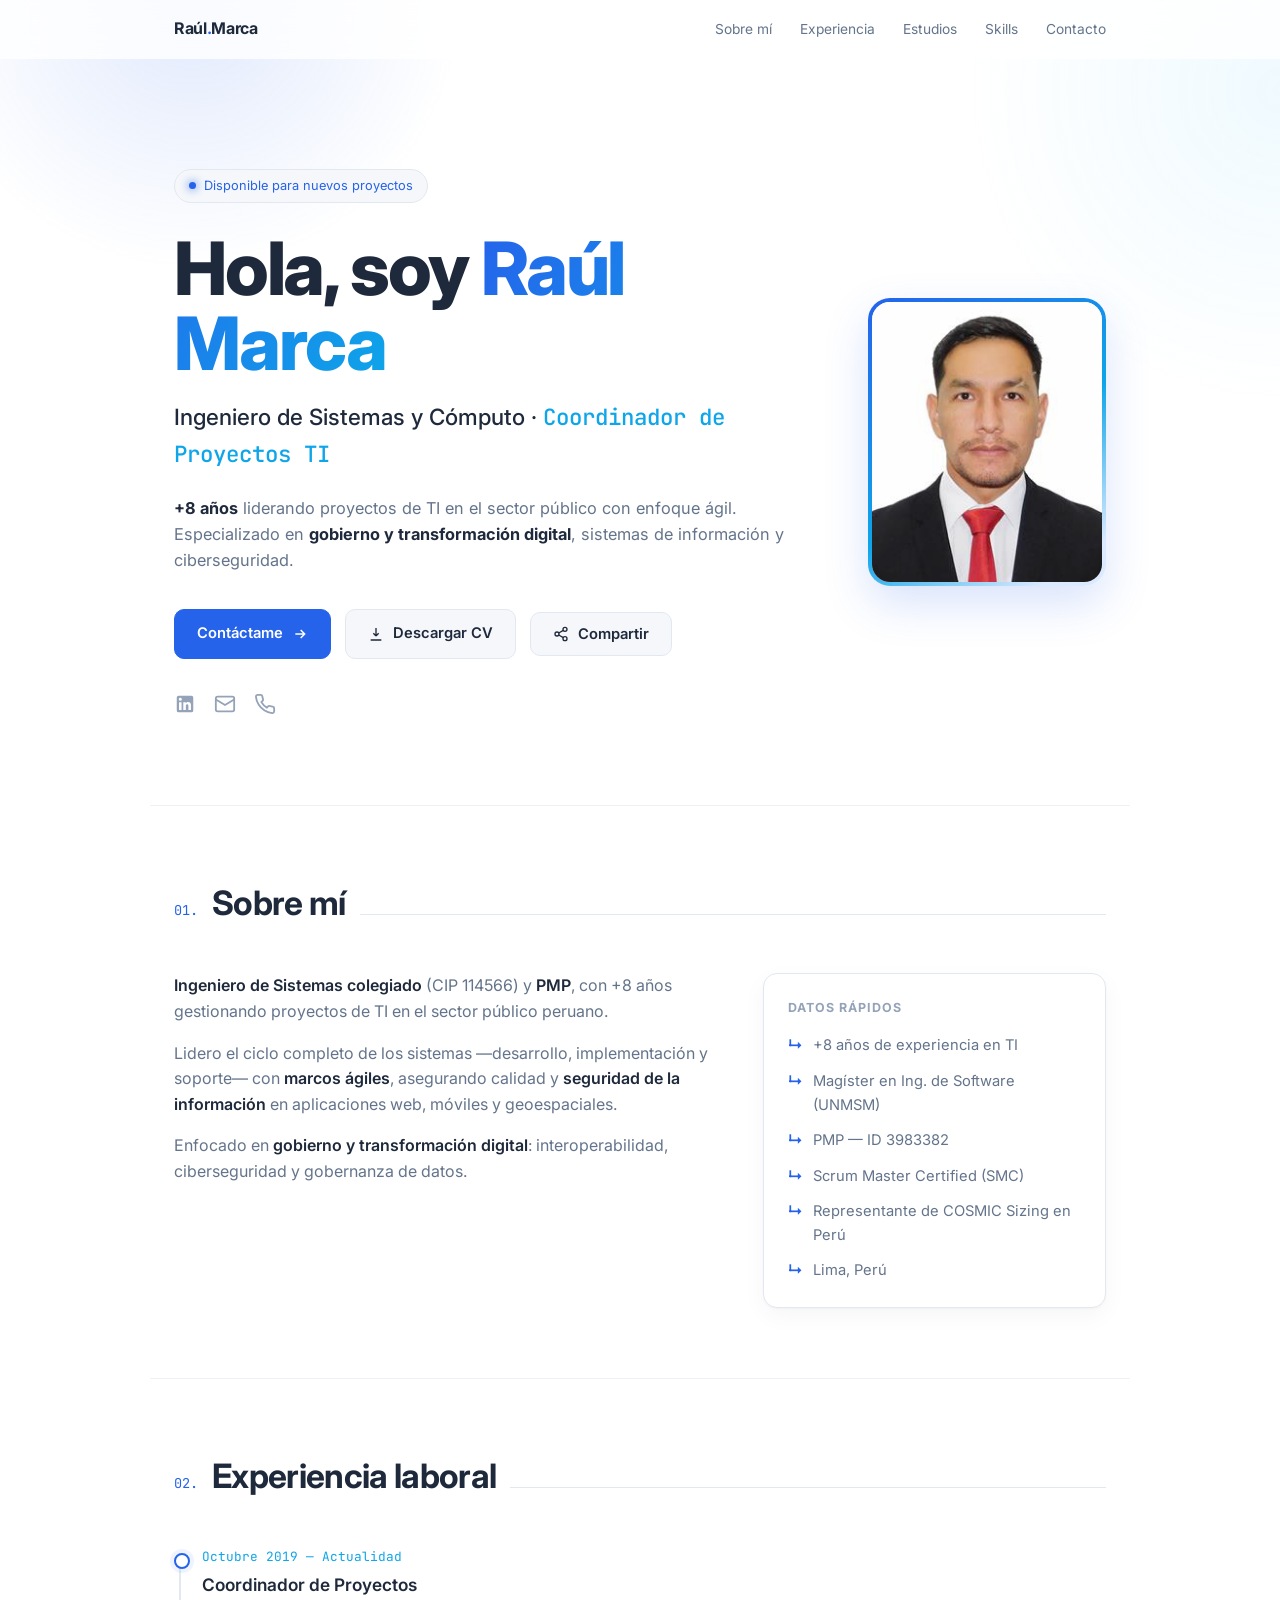
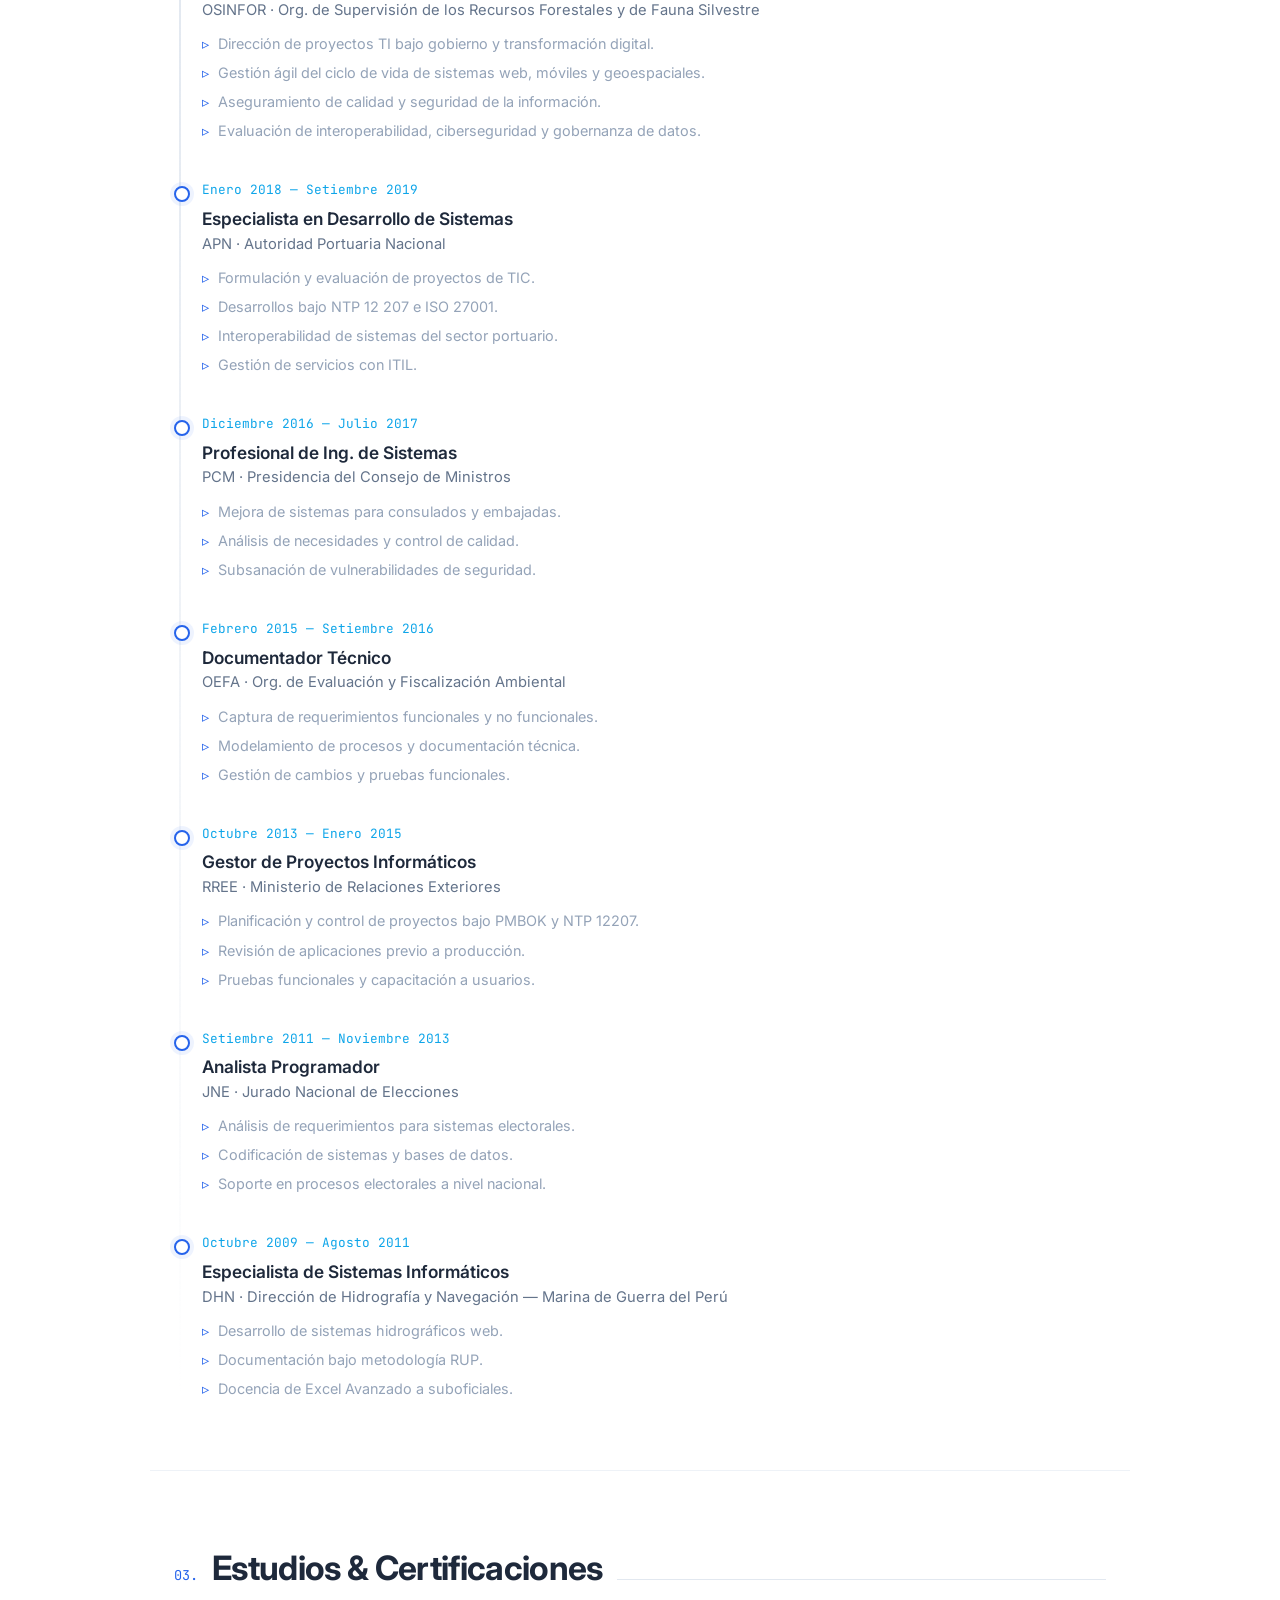
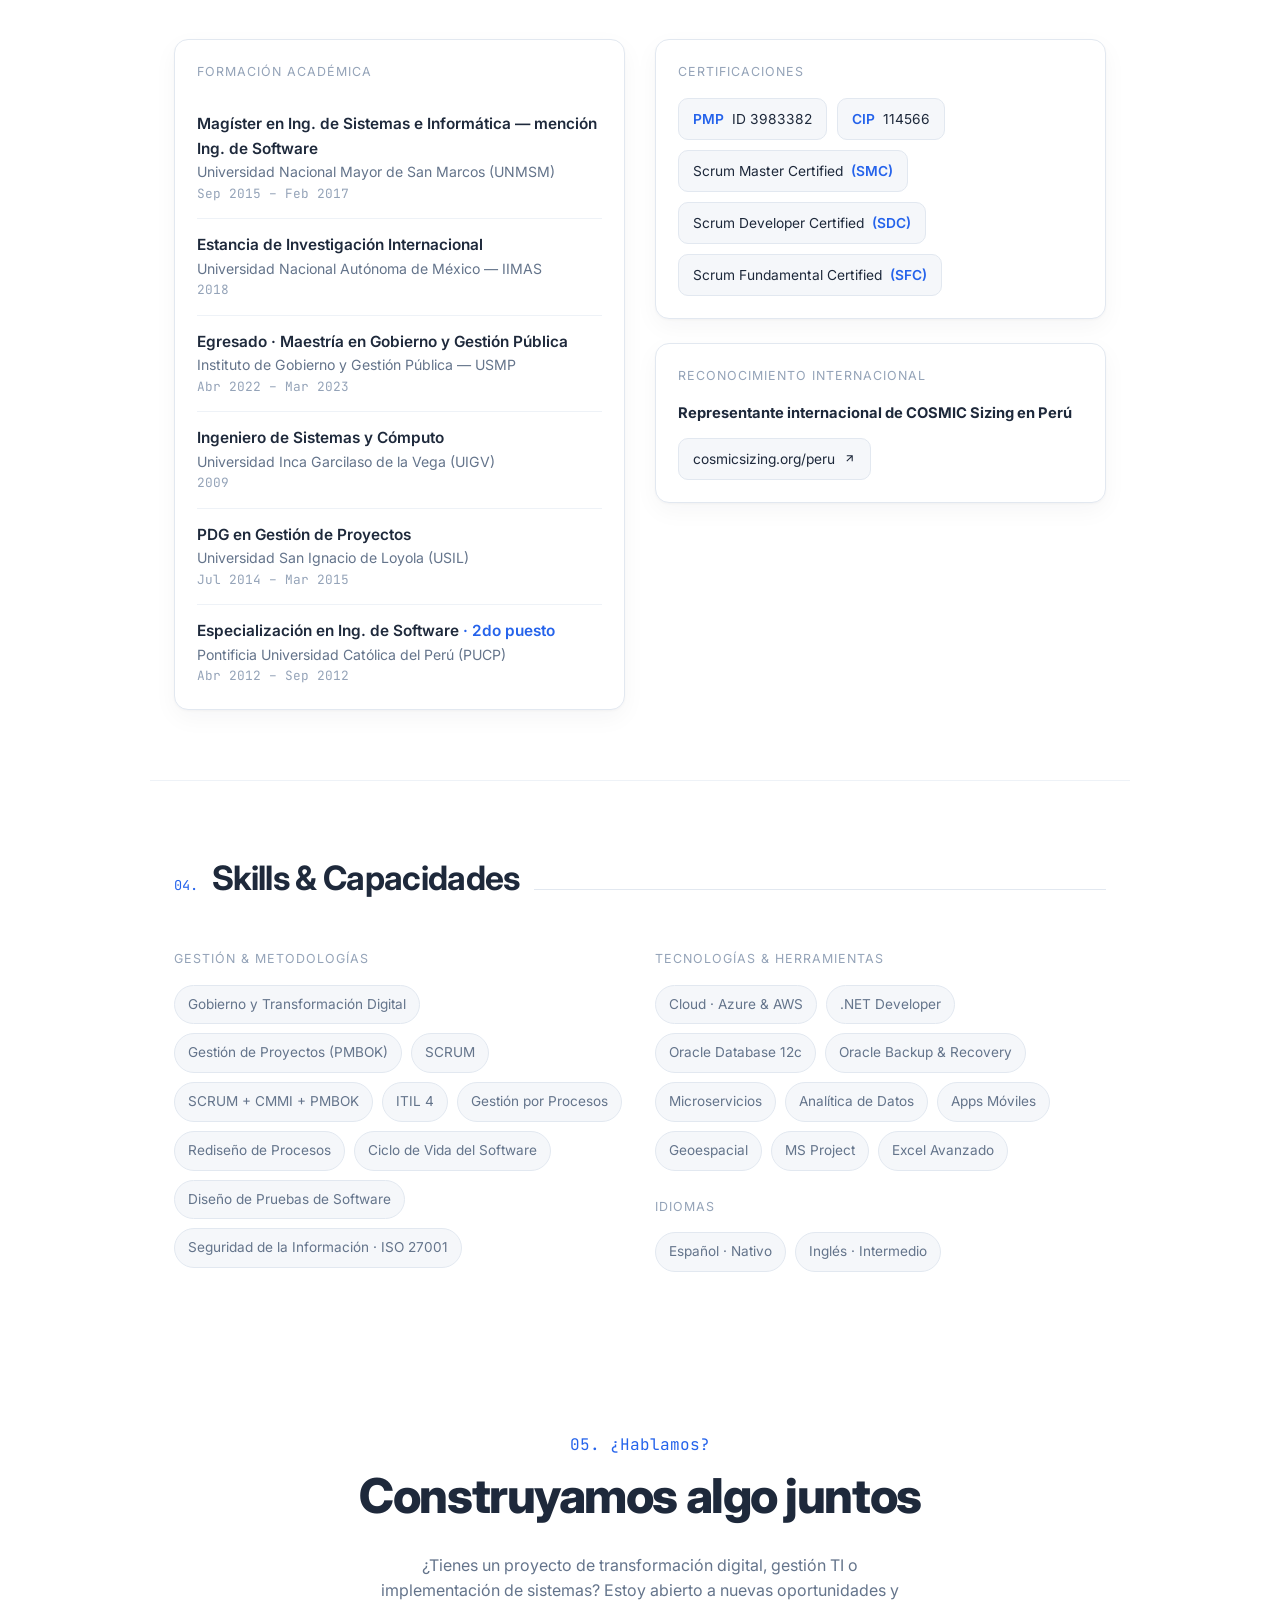
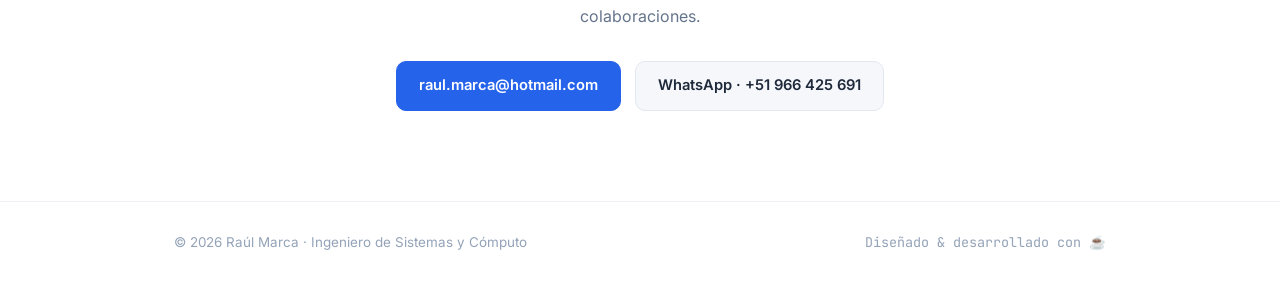
<file: cvraul/index.html>
<!DOCTYPE html>
<html lang="es">
<head>
<meta charset="UTF-8" />
<meta name="viewport" content="width=device-width, initial-scale=1.0" />
<title>Raúl Marca — Ingeniero de Sistemas | Coordinador de Proyectos TI</title>
<meta name="description" content="Raúl Marca — Ingeniero de Sistemas y Cómputo (CIP 114566), PMP. +8 años en gestión de proyectos TI, gobierno y transformación digital." />
<meta name="author" content="Raúl Marca" />

<!-- Open Graph -->
<meta property="og:type" content="website" />
<meta property="og:title" content="Raúl Marca — Ingeniero de Sistemas | Coordinador de Proyectos TI" />
<meta property="og:description" content="+8 años en gestión de proyectos TI con enfoque ágil, gobierno y transformación digital." />

<link rel="preconnect" href="https://fonts.googleapis.com" />
<link rel="preconnect" href="https://fonts.gstatic.com" crossorigin />
<link href="https://fonts.googleapis.com/css2?family=Inter:wght@300;400;500;600;700;800&family=JetBrains+Mono:wght@400;500&display=swap" rel="stylesheet" />

<style>
  :root {
    --bg: #ffffff;
    --bg-soft: #f5f7fa;
    --bg-card: #ffffff;
    --border: #e2e8f0;
    --border-soft: #eef2f7;
    --text: #1e293b;
    --text-dim: #64748b;
    --text-faint: #94a3b8;
    --accent: #2563eb;          /* azul corporativo */
    --accent-2: #0ea5e9;        /* cian */
    --accent-glow: rgba(37, 99, 235, 0.14);
    --shadow: 0 1px 3px rgba(15, 23, 42, 0.04), 0 8px 24px rgba(15, 23, 42, 0.04);
    --radius: 14px;
    --max: 980px;
  }

  * { margin: 0; padding: 0; box-sizing: border-box; }

  html { scroll-behavior: smooth; scroll-padding-top: 90px; }

  body {
    background: var(--bg);
    color: var(--text);
    font-family: 'Inter', system-ui, -apple-system, sans-serif;
    line-height: 1.6;
    -webkit-font-smoothing: antialiased;
    overflow-x: hidden;
  }

  /* Fondo decorativo */
  body::before {
    content: "";
    position: fixed;
    inset: 0;
    background:
      radial-gradient(600px circle at 15% 0%, var(--accent-glow), transparent 45%),
      radial-gradient(700px circle at 100% 10%, rgba(56,189,248,0.08), transparent 45%);
    pointer-events: none;
    z-index: 0;
  }

  .mono { font-family: 'JetBrains Mono', monospace; }

  a { color: inherit; text-decoration: none; }

  .wrap { max-width: var(--max); margin: 0 auto; padding: 0 24px; position: relative; z-index: 1; }

  /* ---------- NAV ---------- */
  header.nav {
    position: sticky;
    top: 0;
    z-index: 50;
    backdrop-filter: blur(12px);
    background: rgba(255,255,255,0.8);
    border-bottom: 1px solid transparent;
    transition: border-color .3s ease, background .3s ease;
  }
  header.nav.scrolled { border-bottom-color: var(--border-soft); }
  .nav-inner {
    max-width: var(--max);
    margin: 0 auto;
    padding: 16px 24px;
    display: flex;
    align-items: center;
    justify-content: space-between;
  }
  .brand { font-weight: 700; letter-spacing: -0.02em; font-size: 1rem; }
  .brand span { color: var(--accent); }
  .nav-links { display: flex; gap: 28px; }
  .nav-links a {
    font-size: 0.86rem;
    color: var(--text-dim);
    transition: color .2s ease;
    position: relative;
  }
  .nav-links a:hover, .nav-links a.active { color: var(--text); }
  .nav-links a.active::after {
    content: "";
    position: absolute;
    left: 0; bottom: -6px;
    width: 100%; height: 2px;
    background: var(--accent);
    border-radius: 2px;
  }
  .nav-toggle { display: none; background: none; border: 0; color: var(--text); cursor: pointer; font-size: 1.4rem; }

  /* ---------- HERO ---------- */
  .hero { padding-top: 110px; padding-bottom: 90px; }
  .hero .tag {
    display: inline-flex; align-items: center; gap: 8px;
    font-size: 0.8rem; color: var(--accent);
    border: 1px solid var(--border);
    background: var(--bg-soft);
    padding: 6px 14px; border-radius: 999px;
    margin-bottom: 28px;
  }
  .hero .tag .dot {
    width: 7px; height: 7px; border-radius: 50%; background: var(--accent);
    box-shadow: 0 0 10px var(--accent);
    animation: pulse 2s infinite;
  }
  @keyframes pulse { 0%,100%{opacity:1} 50%{opacity:.4} }

  .hero h1 {
    font-size: clamp(2.6rem, 7vw, 4.6rem);
    font-weight: 800;
    letter-spacing: -0.03em;
    line-height: 1.02;
    margin-bottom: 18px;
  }
  .hero h1 .accent {
    background: linear-gradient(120deg, var(--accent), var(--accent-2));
    -webkit-background-clip: text; background-clip: text; color: transparent;
  }
  .hero .role {
    font-size: clamp(1.05rem, 2.4vw, 1.4rem);
    color: var(--text);
    font-weight: 500;
    margin-bottom: 22px;
  }
  .hero .role .mono { color: var(--accent-2); }
  .hero p.intro {
    color: var(--text-dim);
    max-width: 640px;
    font-size: 1.02rem;
    margin-bottom: 36px;
  }
  .cta-row { display: flex; flex-wrap: wrap; gap: 14px; align-items: center; }
  .btn {
    display: inline-flex; align-items: center; gap: 9px;
    padding: 12px 22px; border-radius: 10px;
    font-size: 0.92rem; font-weight: 600;
    font-family: inherit; cursor: pointer;
    transition: transform .15s ease, background .2s ease, border-color .2s ease, color .2s ease;
    border: 1px solid var(--border);
  }
  .btn:hover { transform: translateY(-2px); }
  .btn-primary { background: var(--accent); color: #ffffff; border-color: var(--accent); }
  .btn-primary:hover { box-shadow: 0 8px 30px var(--accent-glow); }
  .btn-ghost { background: var(--bg-soft); color: var(--text); }
  .btn-ghost:hover { border-color: var(--text-faint); }

  .socials { display: flex; gap: 18px; margin-top: 34px; }
  .socials a {
    color: var(--text-faint);
    transition: color .2s ease, transform .2s ease;
    display: inline-flex;
  }
  .socials a:hover { color: var(--accent); transform: translateY(-2px); }

  /* Hero con foto */
  .hero-grid { display: flex; align-items: center; gap: 52px; }
  .hero-text { flex: 1; min-width: 0; }
  .hero-photo {
    flex-shrink: 0;
    padding: 4px;
    border-radius: 22px;
    background: linear-gradient(145deg, var(--accent), var(--accent-2) 55%, #dbeafe 90%);
    box-shadow: 0 18px 45px rgba(37,99,235,0.18);
  }
  .hero-photo img {
    display: block;
    width: 230px; height: 280px;
    object-fit: cover; object-position: center top;
    border-radius: 18px;
    background: var(--bg-soft);
  }

  /* ---------- SECTIONS ---------- */
  section.block { padding-top: 70px; padding-bottom: 70px; border-top: 1px solid var(--border-soft); }
  .sec-head { display: flex; align-items: baseline; gap: 14px; margin-bottom: 44px; }
  .sec-head .num { font-size: 0.85rem; color: var(--accent); }
  .sec-head h2 {
    font-size: clamp(1.5rem, 4vw, 2.1rem);
    font-weight: 700; letter-spacing: -0.02em;
  }
  .sec-head .line { flex: 1; height: 1px; background: var(--border); }

  /* Sobre mí */
  .about-grid { display: grid; grid-template-columns: 1.6fr 1fr; gap: 40px; }
  .about-grid p { color: var(--text-dim); margin-bottom: 16px; }
  .about-grid p strong { color: var(--text); font-weight: 600; }
  .quick-facts {
    background: var(--bg-card);
    border: 1px solid var(--border);
    border-radius: var(--radius);
    padding: 24px;
    align-self: start;
    box-shadow: var(--shadow);
  }
  .quick-facts h3 { font-size: 0.78rem; text-transform: uppercase; letter-spacing: 0.08em; color: var(--text-faint); margin-bottom: 16px; }
  .quick-facts ul { list-style: none; display: grid; gap: 12px; }
  .quick-facts li { display: flex; gap: 10px; font-size: 0.92rem; color: var(--text-dim); }
  .quick-facts li b { color: var(--accent); flex-shrink: 0; }

  /* Timeline */
  .timeline { position: relative; padding-left: 28px; }
  .timeline::before {
    content: ""; position: absolute; left: 5px; top: 6px; bottom: 6px;
    width: 2px; background: linear-gradient(var(--border), transparent);
  }
  .tl-item { position: relative; padding-bottom: 38px; }
  .tl-item:last-child { padding-bottom: 0; }
  .tl-item::before {
    content: ""; position: absolute; left: -28px; top: 6px;
    width: 12px; height: 12px; border-radius: 50%;
    background: var(--bg); border: 2px solid var(--accent);
    box-shadow: 0 0 0 4px rgba(37,99,235,0.08);
  }
  .tl-date { font-size: 0.8rem; color: var(--accent-2); margin-bottom: 4px; }
  .tl-role { font-size: 1.08rem; font-weight: 600; }
  .tl-org { color: var(--text-dim); font-size: 0.92rem; margin-bottom: 10px; }
  .tl-item ul { list-style: none; display: grid; gap: 6px; }
  .tl-item ul li { color: var(--text-faint); font-size: 0.9rem; padding-left: 16px; position: relative; }
  .tl-item ul li::before { content: "▹"; position: absolute; left: 0; color: var(--accent); }

  /* Estudios + Certificaciones */
  .two-col { display: grid; grid-template-columns: 1fr 1fr; gap: 30px; }
  .card {
    background: var(--bg-card);
    border: 1px solid var(--border);
    border-radius: var(--radius);
    padding: 22px;
    box-shadow: var(--shadow);
    transition: border-color .25s ease, transform .25s ease, box-shadow .25s ease;
  }
  .card:hover { border-color: #cbd5e1; transform: translateY(-3px); box-shadow: 0 12px 32px rgba(15,23,42,0.08); }
  .edu-item { padding: 14px 0; border-bottom: 1px solid var(--border-soft); }
  .edu-item:last-child { border-bottom: 0; padding-bottom: 0; }
  .edu-item:first-child { padding-top: 0; }
  .edu-title { font-weight: 600; font-size: 0.96rem; }
  .edu-school { color: var(--text-dim); font-size: 0.88rem; }
  .edu-date { color: var(--text-faint); font-size: 0.8rem; }
  .col-title { font-size: 0.78rem; text-transform: uppercase; letter-spacing: 0.08em; color: var(--text-faint); margin-bottom: 16px; }

  .badges { display: flex; flex-wrap: wrap; gap: 10px; }
  .badge {
    display: inline-flex; align-items: center; gap: 8px;
    background: var(--bg-soft);
    border: 1px solid var(--border);
    color: var(--text);
    padding: 9px 14px; border-radius: 10px;
    font-size: 0.86rem;
  }
  .badge b { color: var(--accent); font-weight: 600; }

  /* Skills */
  .skills-grid { display: grid; grid-template-columns: 1fr 1fr; gap: 30px; }
  .tags { display: flex; flex-wrap: wrap; gap: 9px; }
  .tag-pill {
    font-size: 0.85rem; color: var(--text-dim);
    background: var(--bg-soft); border: 1px solid var(--border);
    padding: 8px 13px; border-radius: 999px;
    transition: color .2s ease, border-color .2s ease;
  }
  .tag-pill:hover { color: var(--accent); border-color: var(--accent); }

  /* Contacto */
  .contact { text-align: center; padding-top: 90px; padding-bottom: 90px; }
  .contact h2 { font-size: clamp(2rem, 6vw, 3rem); font-weight: 800; letter-spacing: -0.03em; margin-bottom: 18px; }
  .contact p { color: var(--text-dim); max-width: 520px; margin: 0 auto 32px; }
  .contact .accent { color: var(--accent); }

  footer { border-top: 1px solid var(--border-soft); padding: 30px 0; }
  .foot-inner { display: flex; justify-content: space-between; align-items: center; flex-wrap: wrap; gap: 12px; }
  footer p { color: var(--text-faint); font-size: 0.84rem; }

  /* Reveal animation */
  .reveal { opacity: 0; transform: translateY(24px); transition: opacity .7s ease, transform .7s ease; }
  .reveal.show { opacity: 1; transform: none; }

  /* ---------- RESPONSIVE ---------- */
  @media (max-width: 820px) {
    .about-grid, .two-col, .skills-grid { grid-template-columns: 1fr; }
    .about-grid { gap: 28px; }
    .hero-grid { flex-direction: column-reverse; align-items: flex-start; gap: 30px; }
    .hero-photo img { width: 160px; height: 196px; }
  }

  /* Tablet / móvil grande */
  @media (max-width: 640px) {
    .nav-links { display: none; }
    .nav-toggle { display: block; }
    .nav-links.open {
      display: flex; flex-direction: column; gap: 4px;
      position: absolute; top: 100%; left: 0; right: 0;
      background: var(--bg-soft); border-bottom: 1px solid var(--border);
      padding: 12px 24px 18px;
    }
    .nav-links.open a { padding: 10px 0; }
    .nav-links.open a.active::after { display: none; }

    .hero { padding-top: 54px; padding-bottom: 48px; }
    .hero .tag { margin-bottom: 22px; }
    .hero h1 { margin-bottom: 14px; }
    .hero .role { margin-bottom: 18px; }
    .hero p.intro { margin-bottom: 30px; }
    .socials { margin-top: 28px; }

    section.block { padding-top: 48px; padding-bottom: 48px; }
    .sec-head { margin-bottom: 32px; }
    .sec-head h2 { font-size: 1.5rem; }

    .contact { padding-top: 64px; padding-bottom: 64px; }
  }

  /* Móvil estándar */
  @media (max-width: 480px) {
    .wrap, .nav-inner { padding-left: 20px; padding-right: 20px; }

    .hero { padding-top: 44px; padding-bottom: 40px; }
    .hero .tag { font-size: 0.74rem; padding: 6px 12px; }
    .hero-grid { gap: 26px; }
    .hero-photo img { width: 140px; height: 172px; }

    /* Botones a ancho completo para mejor tap-target */
    .cta-row { gap: 10px; }
    .cta-row .btn { flex: 1 1 100%; justify-content: center; }
    .contact .cta-row .btn { flex: 1 1 100%; }

    .quick-facts, .card { padding: 18px; }
    .timeline { padding-left: 22px; }
    .tl-item::before { left: -22px; }
    .tl-item { padding-bottom: 30px; }
    .badge { font-size: 0.8rem; padding: 8px 12px; }
    .tag-pill { font-size: 0.8rem; padding: 7px 11px; }

    .foot-inner { flex-direction: column; align-items: flex-start; gap: 6px; }
  }

  /* Móvil pequeño */
  @media (max-width: 360px) {
    .hero h1 { font-size: 2.3rem; }
    .hero .tag { font-size: 0.7rem; }
  }
  @media (prefers-reduced-motion: reduce) {
    .reveal { transition: none; opacity: 1; transform: none; }
    html { scroll-behavior: auto; }
  }
</style>
</head>
<body>

<!-- ================= NAV ================= -->
<header class="nav" id="nav">
  <div class="nav-inner">
    <a href="#inicio" class="brand">Raúl<span>.</span>Marca</a>
    <nav class="nav-links" id="navLinks">
      <a href="#sobre-mi">Sobre mí</a>
      <a href="#experiencia">Experiencia</a>
      <a href="#estudios">Estudios</a>
      <a href="#skills">Skills</a>
      <a href="#contacto">Contacto</a>
    </nav>
    <button class="nav-toggle" id="navToggle" aria-label="Menú">☰</button>
  </div>
</header>

<main>
  <!-- ================= HERO ================= -->
  <section class="hero wrap" id="inicio">
    <div class="hero-grid">
      <div class="hero-text">
        <span class="tag reveal"><span class="dot"></span> Disponible para nuevos proyectos</span>
        <h1 class="reveal">Hola, soy <span class="accent">Raúl Marca</span></h1>
        <p class="role reveal">Ingeniero de Sistemas y Cómputo · <span class="mono">Coordinador de Proyectos TI</span></p>
        <p class="intro reveal">
          <strong style="color:var(--text)">+8 años</strong> liderando proyectos de TI en el sector público con enfoque ágil.
          Especializado en <strong style="color:var(--text)">gobierno y transformación digital</strong>, sistemas de información y ciberseguridad.
        </p>
        <div class="cta-row reveal">
          <a href="#contacto" class="btn btn-primary">
            Contáctame
            <svg width="16" height="16" viewBox="0 0 24 24" fill="none" stroke="currentColor" stroke-width="2.2"><path d="M5 12h14M13 6l6 6-6 6"/></svg>
          </a>
          <a href="CV-Raul-Marca.pdf" download class="btn btn-ghost">
            <svg width="16" height="16" viewBox="0 0 24 24" fill="none" stroke="currentColor" stroke-width="2"><path d="M12 3v12m0 0 4-4m-4 4-4-4M4 21h16"/></svg>
            Descargar CV
          </a>
          <button type="button" id="shareBtn" class="btn btn-ghost">
            <svg width="16" height="16" viewBox="0 0 24 24" fill="none" stroke="currentColor" stroke-width="2"><circle cx="18" cy="5" r="3"/><circle cx="6" cy="12" r="3"/><circle cx="18" cy="19" r="3"/><path d="m8.6 13.5 6.8 4M15.4 6.5l-6.8 4"/></svg>
            <span id="shareLabel">Compartir</span>
          </button>
        </div>
        <div class="socials reveal">
          <a href="https://www.linkedin.com/in/raul-marca/" target="_blank" rel="noopener" aria-label="LinkedIn">
            <svg width="22" height="22" viewBox="0 0 24 24" fill="currentColor"><path d="M19 3a2 2 0 0 1 2 2v14a2 2 0 0 1-2 2H5a2 2 0 0 1-2-2V5a2 2 0 0 1 2-2h14zm-.5 15.5v-5.3a3.26 3.26 0 0 0-3.26-3.26c-.85 0-1.84.52-2.32 1.3v-1.11h-2.79v8.37h2.79v-4.93c0-.77.62-1.4 1.39-1.4a1.4 1.4 0 0 1 1.4 1.4v4.93h2.79zM6.88 8.56a1.68 1.68 0 0 0 1.68-1.68c0-.93-.75-1.69-1.68-1.69a1.69 1.69 0 0 0-1.69 1.69c0 .93.76 1.68 1.69 1.68zm1.39 9.94v-8.37H5.5v8.37h2.77z"/></svg>
          </a>
          <a href="mailto:raul.marca@hotmail.com" aria-label="Email">
            <svg width="22" height="22" viewBox="0 0 24 24" fill="none" stroke="currentColor" stroke-width="2"><rect x="2" y="4" width="20" height="16" rx="2"/><path d="m22 7-10 6L2 7"/></svg>
          </a>
          <a href="tel:+51966425691" aria-label="Teléfono">
            <svg width="22" height="22" viewBox="0 0 24 24" fill="none" stroke="currentColor" stroke-width="2"><path d="M22 16.92v3a2 2 0 0 1-2.18 2 19.79 19.79 0 0 1-8.63-3.07 19.5 19.5 0 0 1-6-6 19.79 19.79 0 0 1-3.07-8.67A2 2 0 0 1 4.11 2h3a2 2 0 0 1 2 1.72c.13.96.36 1.9.7 2.81a2 2 0 0 1-.45 2.11L8.09 9.91a16 16 0 0 0 6 6l1.27-1.27a2 2 0 0 1 2.11-.45c.91.34 1.85.57 2.81.7A2 2 0 0 1 22 16.92z"/></svg>
          </a>
        </div>
      </div>
      <div class="hero-photo reveal">
        <img src="foto-raul.png" alt="Raúl Marca — Ingeniero de Sistemas" width="230" height="280" />
      </div>
    </div>
  </section>

  <!-- ================= SOBRE MÍ ================= -->
  <section class="block wrap" id="sobre-mi">
    <div class="sec-head reveal">
      <span class="num mono">01.</span><h2>Sobre mí</h2><span class="line"></span>
    </div>
    <div class="about-grid">
      <div class="reveal">
        <p>
          <strong>Ingeniero de Sistemas colegiado</strong> (CIP 114566) y <strong>PMP</strong>,
          con +8 años gestionando proyectos de TI en el sector público peruano.
        </p>
        <p>
          Lidero el ciclo completo de los sistemas —desarrollo, implementación y soporte— con
          <strong>marcos ágiles</strong>, asegurando calidad y <strong>seguridad de la información</strong>
          en aplicaciones web, móviles y geoespaciales.
        </p>
        <p>
          Enfocado en <strong>gobierno y transformación digital</strong>: interoperabilidad,
          ciberseguridad y gobernanza de datos.
        </p>
      </div>
      <aside class="quick-facts reveal">
        <h3>Datos rápidos</h3>
        <ul>
          <li><b>↳</b> +8 años de experiencia en TI</li>
          <li><b>↳</b> Magíster en Ing. de Software (UNMSM)</li>
          <li><b>↳</b> PMP — ID 3983382</li>
          <li><b>↳</b> Scrum Master Certified (SMC)</li>
          <li><b>↳</b> Representante de COSMIC Sizing en Perú</li>
          <li><b>↳</b> Lima, Perú</li>
        </ul>
      </aside>
    </div>
  </section>

  <!-- ================= EXPERIENCIA ================= -->
  <section class="block wrap" id="experiencia">
    <div class="sec-head reveal">
      <span class="num mono">02.</span><h2>Experiencia laboral</h2><span class="line"></span>
    </div>
    <div class="timeline">

      <div class="tl-item reveal">
        <div class="tl-date mono">Octubre 2019 — Actualidad</div>
        <div class="tl-role">Coordinador de Proyectos</div>
        <div class="tl-org">OSINFOR · Org. de Supervisión de los Recursos Forestales y de Fauna Silvestre</div>
        <ul>
          <li>Dirección de proyectos TI bajo gobierno y transformación digital.</li>
          <li>Gestión ágil del ciclo de vida de sistemas web, móviles y geoespaciales.</li>
          <li>Aseguramiento de calidad y seguridad de la información.</li>
          <li>Evaluación de interoperabilidad, ciberseguridad y gobernanza de datos.</li>
        </ul>
      </div>

      <div class="tl-item reveal">
        <div class="tl-date mono">Enero 2018 — Setiembre 2019</div>
        <div class="tl-role">Especialista en Desarrollo de Sistemas</div>
        <div class="tl-org">APN · Autoridad Portuaria Nacional</div>
        <ul>
          <li>Formulación y evaluación de proyectos de TIC.</li>
          <li>Desarrollos bajo NTP 12 207 e ISO 27001.</li>
          <li>Interoperabilidad de sistemas del sector portuario.</li>
          <li>Gestión de servicios con ITIL.</li>
        </ul>
      </div>

      <div class="tl-item reveal">
        <div class="tl-date mono">Diciembre 2016 — Julio 2017</div>
        <div class="tl-role">Profesional de Ing. de Sistemas</div>
        <div class="tl-org">PCM · Presidencia del Consejo de Ministros</div>
        <ul>
          <li>Mejora de sistemas para consulados y embajadas.</li>
          <li>Análisis de necesidades y control de calidad.</li>
          <li>Subsanación de vulnerabilidades de seguridad.</li>
        </ul>
      </div>

      <div class="tl-item reveal">
        <div class="tl-date mono">Febrero 2015 — Setiembre 2016</div>
        <div class="tl-role">Documentador Técnico</div>
        <div class="tl-org">OEFA · Org. de Evaluación y Fiscalización Ambiental</div>
        <ul>
          <li>Captura de requerimientos funcionales y no funcionales.</li>
          <li>Modelamiento de procesos y documentación técnica.</li>
          <li>Gestión de cambios y pruebas funcionales.</li>
        </ul>
      </div>

      <div class="tl-item reveal">
        <div class="tl-date mono">Octubre 2013 — Enero 2015</div>
        <div class="tl-role">Gestor de Proyectos Informáticos</div>
        <div class="tl-org">RREE · Ministerio de Relaciones Exteriores</div>
        <ul>
          <li>Planificación y control de proyectos bajo PMBOK y NTP 12207.</li>
          <li>Revisión de aplicaciones previo a producción.</li>
          <li>Pruebas funcionales y capacitación a usuarios.</li>
        </ul>
      </div>

      <div class="tl-item reveal">
        <div class="tl-date mono">Setiembre 2011 — Noviembre 2013</div>
        <div class="tl-role">Analista Programador</div>
        <div class="tl-org">JNE · Jurado Nacional de Elecciones</div>
        <ul>
          <li>Análisis de requerimientos para sistemas electorales.</li>
          <li>Codificación de sistemas y bases de datos.</li>
          <li>Soporte en procesos electorales a nivel nacional.</li>
        </ul>
      </div>

      <div class="tl-item reveal">
        <div class="tl-date mono">Octubre 2009 — Agosto 2011</div>
        <div class="tl-role">Especialista de Sistemas Informáticos</div>
        <div class="tl-org">DHN · Dirección de Hidrografía y Navegación — Marina de Guerra del Perú</div>
        <ul>
          <li>Desarrollo de sistemas hidrográficos web.</li>
          <li>Documentación bajo metodología RUP.</li>
          <li>Docencia de Excel Avanzado a suboficiales.</li>
        </ul>
      </div>

    </div>
  </section>

  <!-- ================= ESTUDIOS + CERTIFICACIONES ================= -->
  <section class="block wrap" id="estudios">
    <div class="sec-head reveal">
      <span class="num mono">03.</span><h2>Estudios &amp; Certificaciones</h2><span class="line"></span>
    </div>
    <div class="two-col">
      <div class="card reveal">
        <div class="col-title">Formación académica</div>
        <div class="edu-item">
          <div class="edu-title">Magíster en Ing. de Sistemas e Informática — mención Ing. de Software</div>
          <div class="edu-school">Universidad Nacional Mayor de San Marcos (UNMSM)</div>
          <div class="edu-date mono">Sep 2015 – Feb 2017</div>
        </div>
        <div class="edu-item">
          <div class="edu-title">Estancia de Investigación Internacional</div>
          <div class="edu-school">Universidad Nacional Autónoma de México — IIMAS</div>
          <div class="edu-date mono">2018</div>
        </div>
        <div class="edu-item">
          <div class="edu-title">Egresado · Maestría en Gobierno y Gestión Pública</div>
          <div class="edu-school">Instituto de Gobierno y Gestión Pública — USMP</div>
          <div class="edu-date mono">Abr 2022 – Mar 2023</div>
        </div>
        <div class="edu-item">
          <div class="edu-title">Ingeniero de Sistemas y Cómputo</div>
          <div class="edu-school">Universidad Inca Garcilaso de la Vega (UIGV)</div>
          <div class="edu-date mono">2009</div>
        </div>
        <div class="edu-item">
          <div class="edu-title">PDG en Gestión de Proyectos</div>
          <div class="edu-school">Universidad San Ignacio de Loyola (USIL)</div>
          <div class="edu-date mono">Jul 2014 – Mar 2015</div>
        </div>
        <div class="edu-item">
          <div class="edu-title">Especialización en Ing. de Software <span style="color:var(--accent)">· 2do puesto</span></div>
          <div class="edu-school">Pontificia Universidad Católica del Perú (PUCP)</div>
          <div class="edu-date mono">Abr 2012 – Sep 2012</div>
        </div>
      </div>

      <div class="reveal">
        <div class="card" style="margin-bottom:24px">
          <div class="col-title">Certificaciones</div>
          <div class="badges">
            <span class="badge"><b>PMP</b> ID 3983382</span>
            <span class="badge"><b>CIP</b> 114566</span>
            <span class="badge">Scrum Master Certified <b>(SMC)</b></span>
            <span class="badge">Scrum Developer Certified <b>(SDC)</b></span>
            <span class="badge">Scrum Fundamental Certified <b>(SFC)</b></span>
          </div>
        </div>
        <div class="card">
          <div class="col-title">Reconocimiento internacional</div>
          <p style="color:var(--text-dim); font-size:0.92rem; margin-bottom:12px">
            <strong style="color:var(--text)">Representante internacional de COSMIC Sizing en Perú</strong>
          </p>
          <a href="https://cosmicsizing.org/organization/local/peru/" target="_blank" rel="noopener" class="badge" style="cursor:pointer">
            cosmicsizing.org/peru
            <svg width="13" height="13" viewBox="0 0 24 24" fill="none" stroke="currentColor" stroke-width="2"><path d="M7 17 17 7M7 7h10v10"/></svg>
          </a>
        </div>
      </div>
    </div>
  </section>

  <!-- ================= SKILLS ================= -->
  <section class="block wrap" id="skills">
    <div class="sec-head reveal">
      <span class="num mono">04.</span><h2>Skills &amp; Capacidades</h2><span class="line"></span>
    </div>
    <div class="skills-grid">
      <div class="reveal">
        <div class="col-title">Gestión &amp; Metodologías</div>
        <div class="tags">
          <span class="tag-pill">Gobierno y Transformación Digital</span>
          <span class="tag-pill">Gestión de Proyectos (PMBOK)</span>
          <span class="tag-pill">SCRUM</span>
          <span class="tag-pill">SCRUM + CMMI + PMBOK</span>
          <span class="tag-pill">ITIL 4</span>
          <span class="tag-pill">Gestión por Procesos</span>
          <span class="tag-pill">Rediseño de Procesos</span>
          <span class="tag-pill">Ciclo de Vida del Software</span>
          <span class="tag-pill">Diseño de Pruebas de Software</span>
          <span class="tag-pill">Seguridad de la Información · ISO 27001</span>
        </div>
      </div>
      <div class="reveal">
        <div class="col-title">Tecnologías &amp; Herramientas</div>
        <div class="tags">
          <span class="tag-pill">Cloud · Azure &amp; AWS</span>
          <span class="tag-pill">.NET Developer</span>
          <span class="tag-pill">Oracle Database 12c</span>
          <span class="tag-pill">Oracle Backup &amp; Recovery</span>
          <span class="tag-pill">Microservicios</span>
          <span class="tag-pill">Analítica de Datos</span>
          <span class="tag-pill">Apps Móviles</span>
          <span class="tag-pill">Geoespacial</span>
          <span class="tag-pill">MS Project</span>
          <span class="tag-pill">Excel Avanzado</span>
        </div>
        <div class="col-title" style="margin-top:26px">Idiomas</div>
        <div class="tags">
          <span class="tag-pill">Español · Nativo</span>
          <span class="tag-pill">Inglés · Intermedio</span>
        </div>
      </div>
    </div>
  </section>

  <!-- ================= CONTACTO ================= -->
  <section class="contact wrap" id="contacto">
    <div class="reveal">
      <span class="num mono accent">05. ¿Hablamos?</span>
      <h2>Construyamos algo juntos</h2>
      <p>
        ¿Tienes un proyecto de transformación digital, gestión TI o implementación de sistemas?
        Estoy abierto a nuevas oportunidades y colaboraciones.
      </p>
      <div class="cta-row" style="justify-content:center">
        <a href="mailto:raul.marca@hotmail.com" class="btn btn-primary">
          raul.marca@hotmail.com
        </a>
        <a href="https://wa.me/51966425691" target="_blank" rel="noopener" class="btn btn-ghost">
          WhatsApp · +51 966 425 691
        </a>
      </div>
    </div>
  </section>
</main>

<footer>
  <div class="wrap foot-inner">
    <p>© <span id="year"></span> Raúl Marca · Ingeniero de Sistemas y Cómputo</p>
    <p class="mono">Diseñado &amp; desarrollado con ☕</p>
  </div>
</footer>

<script>
  // Año dinámico
  document.getElementById('year').textContent = new Date().getFullYear();

  // Nav: borde al hacer scroll
  const nav = document.getElementById('nav');
  const onScroll = () => nav.classList.toggle('scrolled', window.scrollY > 10);
  window.addEventListener('scroll', onScroll, { passive: true });
  onScroll();

  // Menú móvil
  const toggle = document.getElementById('navToggle');
  const links = document.getElementById('navLinks');
  toggle.addEventListener('click', () => links.classList.toggle('open'));
  links.querySelectorAll('a').forEach(a => a.addEventListener('click', () => links.classList.remove('open')));

  // Reveal al hacer scroll
  const io = new IntersectionObserver((entries) => {
    entries.forEach(e => { if (e.isIntersecting) { e.target.classList.add('show'); io.unobserve(e.target); } });
  }, { threshold: 0.12 });
  document.querySelectorAll('.reveal').forEach(el => io.observe(el));

  // Nav activo según sección visible
  const sections = [...document.querySelectorAll('main section[id]')];
  const navAnchors = [...document.querySelectorAll('.nav-links a')];
  const spy = new IntersectionObserver((entries) => {
    entries.forEach(e => {
      if (e.isIntersecting) {
        const id = e.target.id;
        navAnchors.forEach(a => a.classList.toggle('active', a.getAttribute('href') === '#' + id));
      }
    });
  }, { rootMargin: '-45% 0px -50% 0px' });
  sections.forEach(s => spy.observe(s));

  // Botón compartir: menú nativo en móvil, copiar enlace en escritorio
  const shareBtn = document.getElementById('shareBtn');
  const shareLabel = document.getElementById('shareLabel');
  shareBtn.addEventListener('click', async () => {
    const data = {
      title: 'Raúl Marca — Ingeniero de Sistemas',
      text: 'Ingeniero de Sistemas y Cómputo · Coordinador de Proyectos TI',
      url: window.location.href
    };
    try {
      if (navigator.share) {
        await navigator.share(data);
      } else if (navigator.clipboard) {
        await navigator.clipboard.writeText(data.url);
        shareLabel.textContent = '¡Enlace copiado!';
        setTimeout(() => { shareLabel.textContent = 'Compartir'; }, 2000);
      }
    } catch (e) { /* el usuario canceló */ }
  });
</script>
</body>
</html>
</file>
